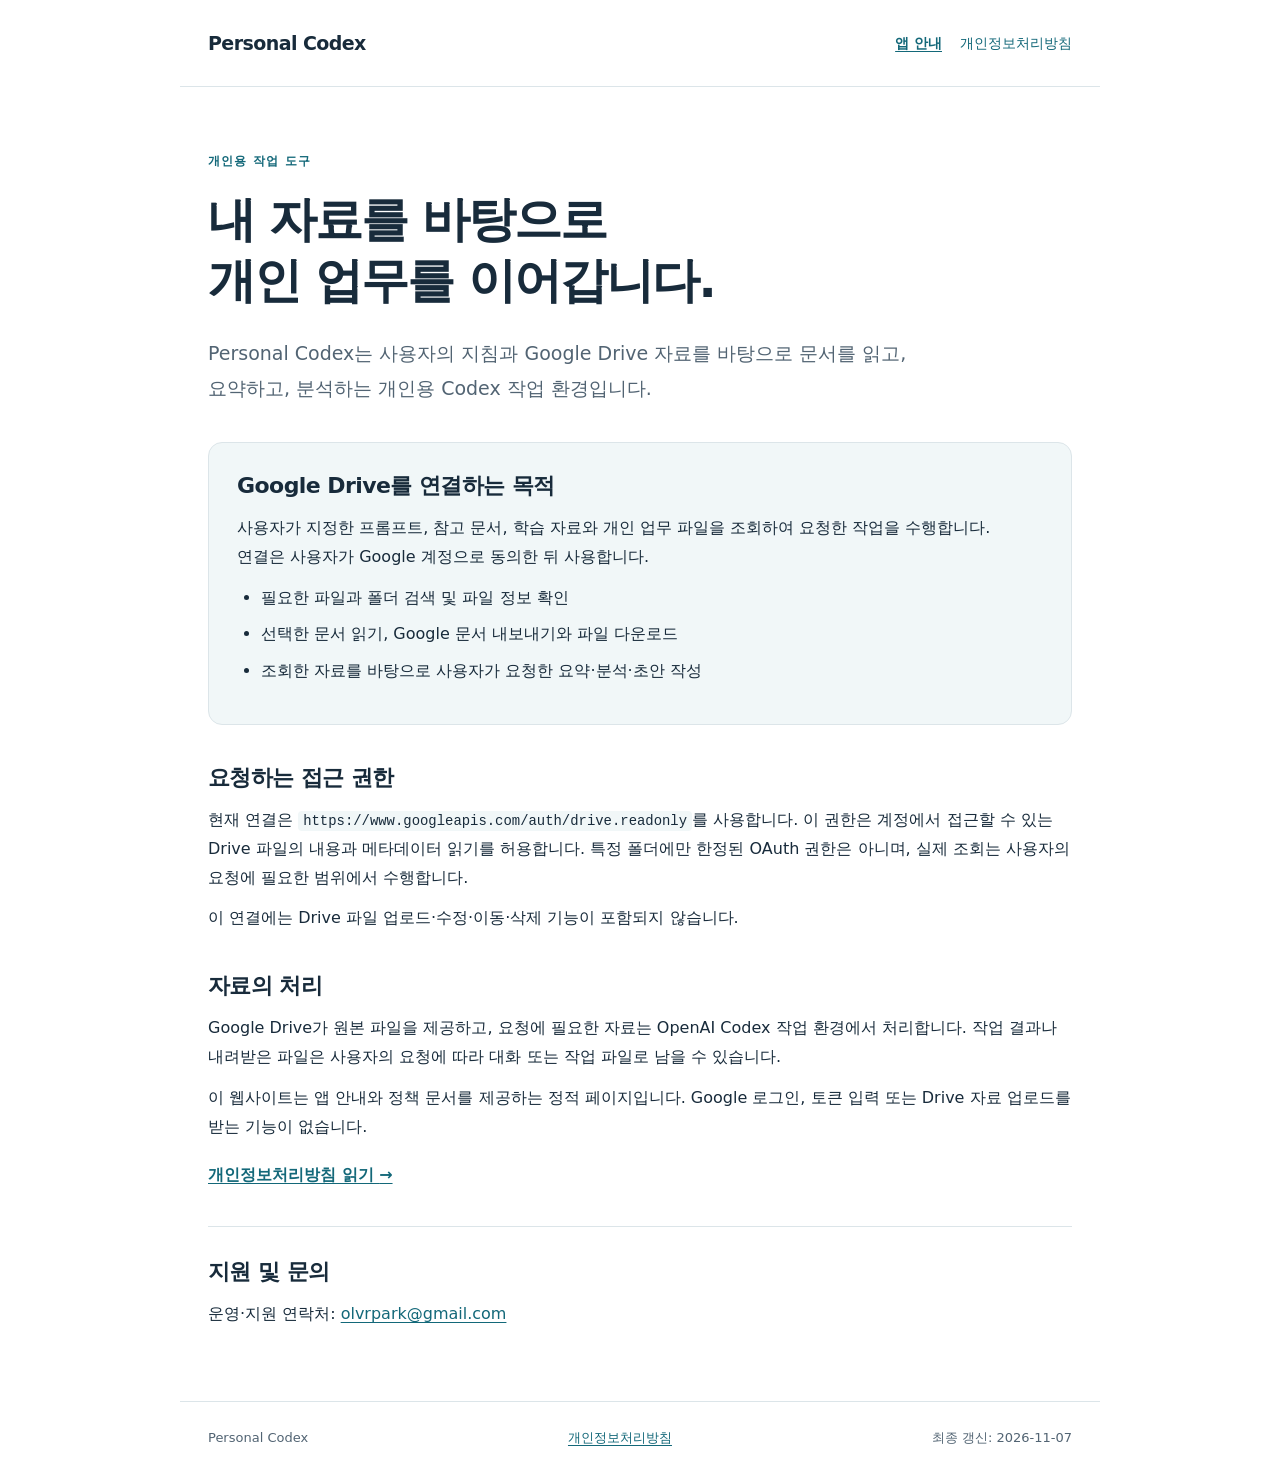
<file: index.html>
<!doctype html>
<html lang="ko">
<head>
  <meta charset="utf-8">
  <meta name="viewport" content="width=device-width, initial-scale=1">
  <meta name="description" content="Personal Codex의 개인용 Google Drive 연결 안내와 개인정보처리방침">
  <title>Personal Codex · 앱 안내</title>
  <link rel="stylesheet" href="styles.css">
</head>
<body>
  <header class="site-header">
    <a class="brand" href="./">Personal Codex</a>
    <nav aria-label="주요 메뉴"><a href="./" aria-current="page">앱 안내</a><a href="privacy.html">개인정보처리방침</a></nav>
  </header>
  <main>
    <p class="eyebrow">개인용 작업 도구</p>
    <h1>내 자료를 바탕으로<br>개인 업무를 이어갑니다.</h1>
    <p class="lead">Personal Codex는 사용자의 지침과 Google Drive 자료를 바탕으로 문서를 읽고, 요약하고, 분석하는 개인용 Codex 작업 환경입니다.</p>
    <section class="panel" aria-labelledby="purpose">
      <h2 id="purpose">Google Drive를 연결하는 목적</h2>
      <p>사용자가 지정한 프롬프트, 참고 문서, 학습 자료와 개인 업무 파일을 조회하여 요청한 작업을 수행합니다. 연결은 사용자가 Google 계정으로 동의한 뒤 사용합니다.</p>
      <ul>
        <li>필요한 파일과 폴더 검색 및 파일 정보 확인</li>
        <li>선택한 문서 읽기, Google 문서 내보내기와 파일 다운로드</li>
        <li>조회한 자료를 바탕으로 사용자가 요청한 요약·분석·초안 작성</li>
      </ul>
    </section>
    <section aria-labelledby="access">
      <h2 id="access">요청하는 접근 권한</h2>
      <p>현재 연결은 <code>https://www.googleapis.com/auth/drive.readonly</code>를 사용합니다. 이 권한은 계정에서 접근할 수 있는 Drive 파일의 내용과 메타데이터 읽기를 허용합니다. 특정 폴더에만 한정된 OAuth 권한은 아니며, 실제 조회는 사용자의 요청에 필요한 범위에서 수행합니다.</p>
      <p>이 연결에는 Drive 파일 업로드·수정·이동·삭제 기능이 포함되지 않습니다.</p>
    </section>
    <section aria-labelledby="handling">
      <h2 id="handling">자료의 처리</h2>
      <p>Google Drive가 원본 파일을 제공하고, 요청에 필요한 자료는 OpenAI Codex 작업 환경에서 처리합니다. 작업 결과나 내려받은 파일은 사용자의 요청에 따라 대화 또는 작업 파일로 남을 수 있습니다.</p>
      <p>이 웹사이트는 앱 안내와 정책 문서를 제공하는 정적 페이지입니다. Google 로그인, 토큰 입력 또는 Drive 자료 업로드를 받는 기능이 없습니다.</p>
      <a class="text-link" href="privacy.html">개인정보처리방침 읽기 <span aria-hidden="true">→</span></a>
    </section>
    <section class="contact" aria-labelledby="contact">
      <h2 id="contact">지원 및 문의</h2>
      <p>운영·지원 연락처: <a href="mailto:olvrpark@gmail.com">olvrpark@gmail.com</a></p>
    </section>
  </main>
  <footer><span>Personal Codex</span><a href="privacy.html">개인정보처리방침</a><span>최종 갱신: 2026-11-07</span></footer>
</body>
</html>
</file>
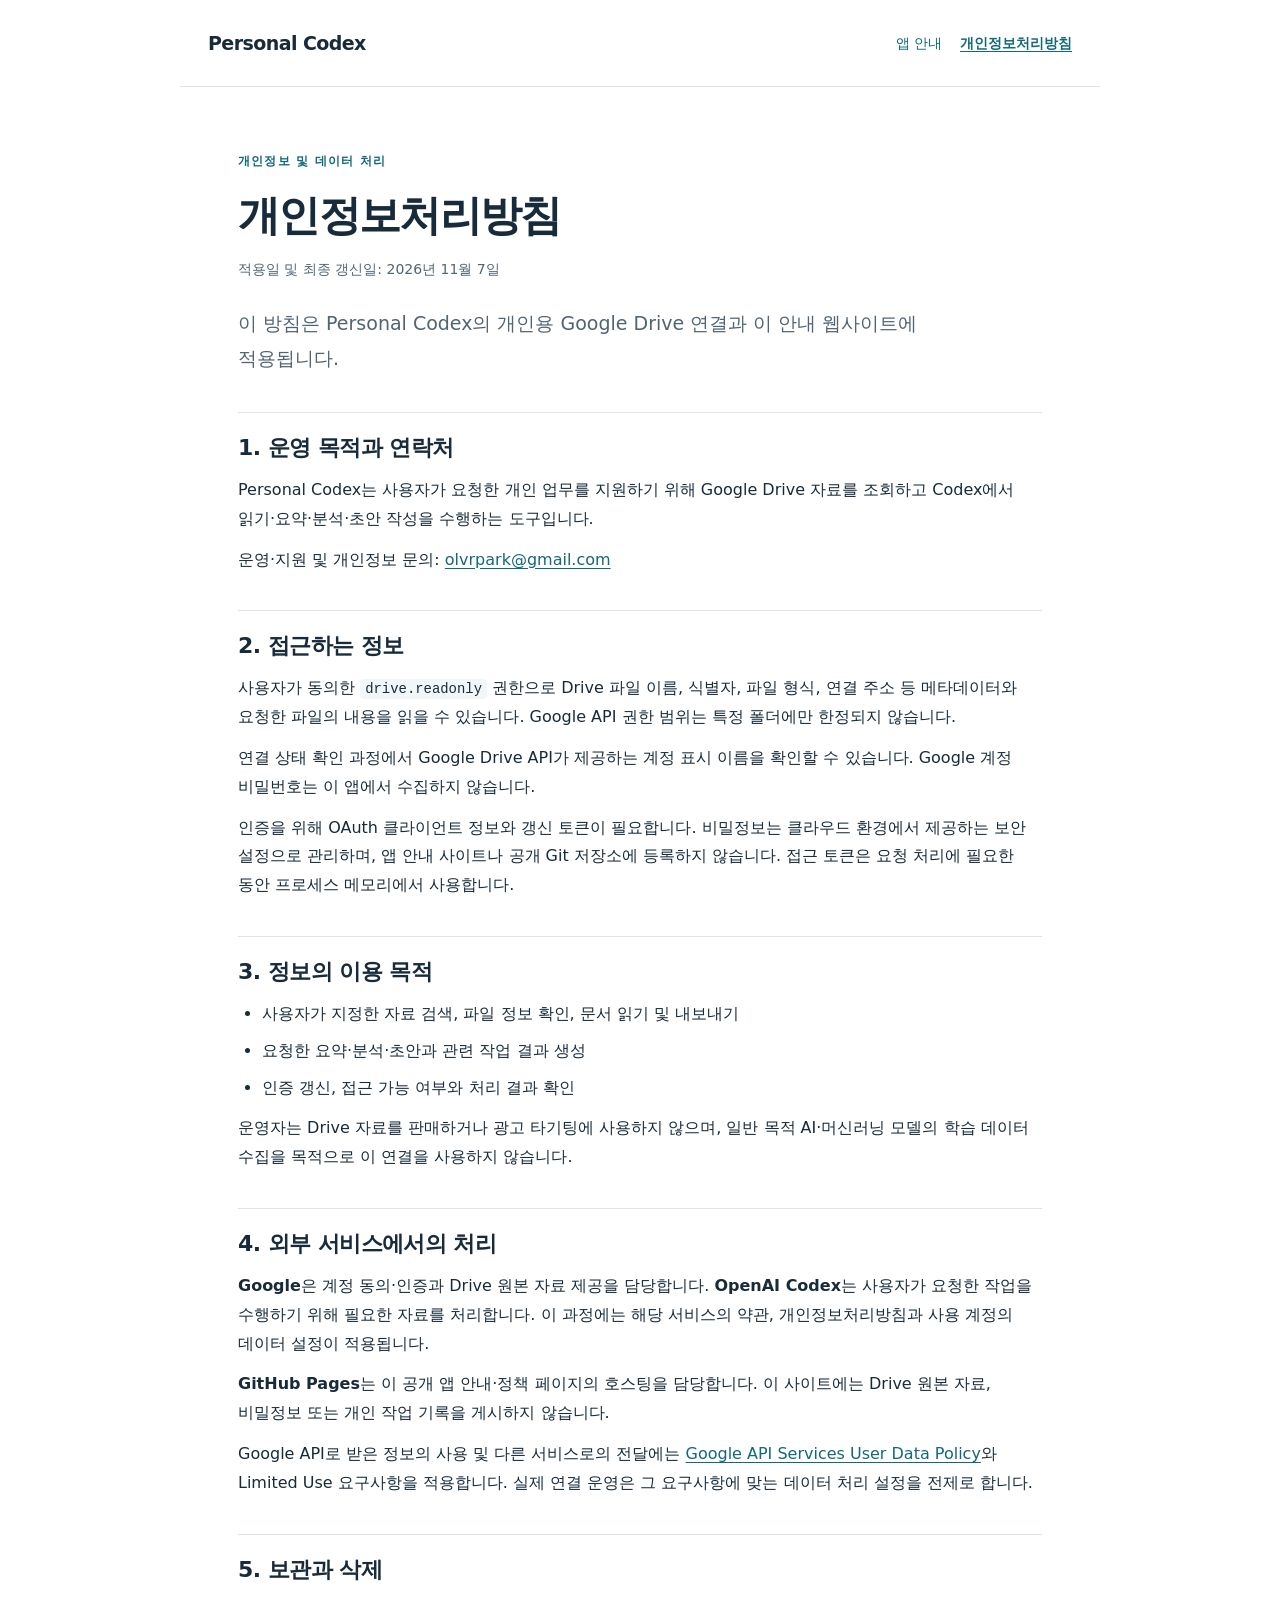
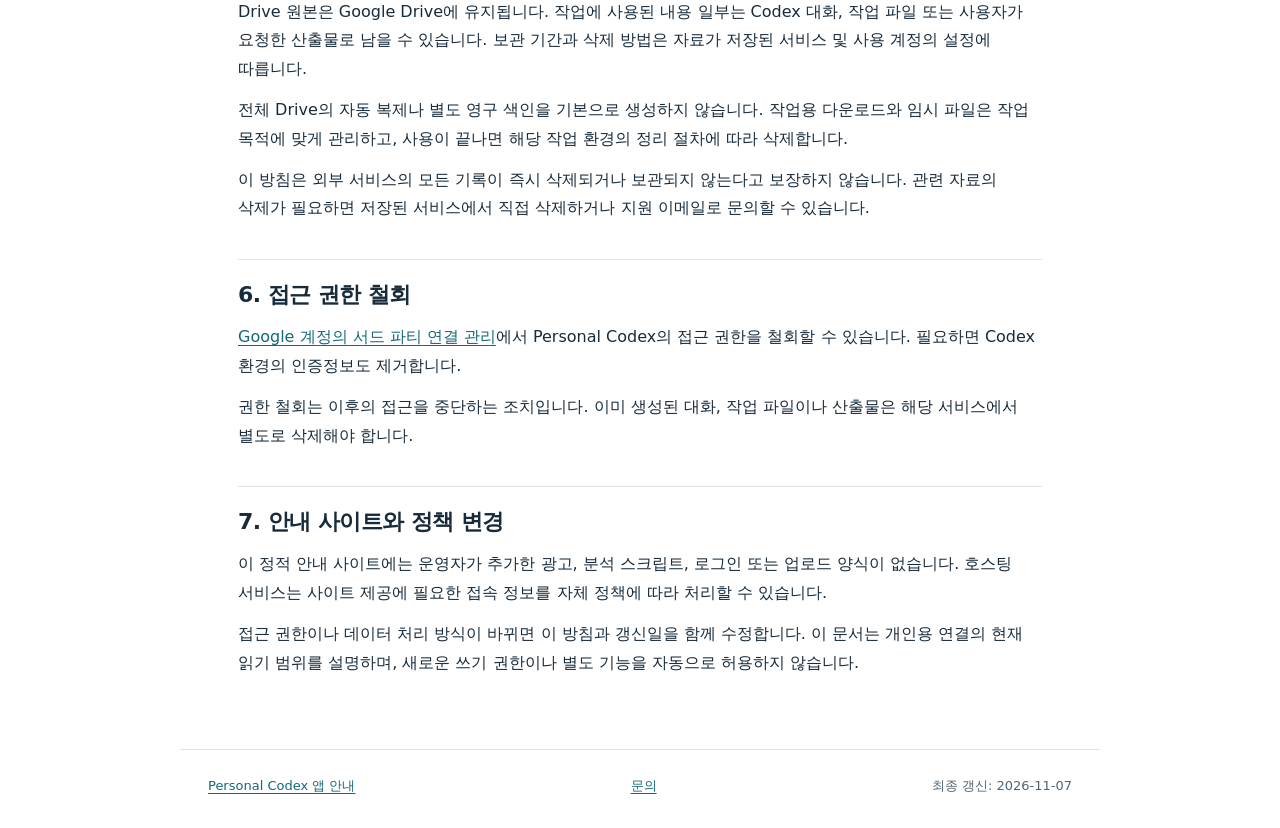
<file: privacy.html>
<!doctype html>
<html lang="ko">
<head>
  <meta charset="utf-8">
  <meta name="viewport" content="width=device-width, initial-scale=1">
  <meta name="description" content="Personal Codex의 Google Drive 데이터 접근, 이용, 보관 및 접근 철회 안내">
  <title>개인정보처리방침 · Personal Codex</title>
  <link rel="stylesheet" href="styles.css">
</head>
<body>
  <header class="site-header">
    <a class="brand" href="./">Personal Codex</a>
    <nav aria-label="주요 메뉴"><a href="./">앱 안내</a><a href="privacy.html" aria-current="page">개인정보처리방침</a></nav>
  </header>
  <main class="policy">
    <p class="eyebrow">개인정보 및 데이터 처리</p>
    <h1>개인정보처리방침</h1>
    <p class="updated">적용일 및 최종 갱신일: 2026년 11월 7일</p>
    <p class="lead">이 방침은 Personal Codex의 개인용 Google Drive 연결과 이 안내 웹사이트에 적용됩니다.</p>
    <section>
      <h2>1. 운영 목적과 연락처</h2>
      <p>Personal Codex는 사용자가 요청한 개인 업무를 지원하기 위해 Google Drive 자료를 조회하고 Codex에서 읽기·요약·분석·초안 작성을 수행하는 도구입니다.</p>
      <p>운영·지원 및 개인정보 문의: <a href="mailto:olvrpark@gmail.com">olvrpark@gmail.com</a></p>
    </section>
    <section>
      <h2>2. 접근하는 정보</h2>
      <p>사용자가 동의한 <code>drive.readonly</code> 권한으로 Drive 파일 이름, 식별자, 파일 형식, 연결 주소 등 메타데이터와 요청한 파일의 내용을 읽을 수 있습니다. Google API 권한 범위는 특정 폴더에만 한정되지 않습니다.</p>
      <p>연결 상태 확인 과정에서 Google Drive API가 제공하는 계정 표시 이름을 확인할 수 있습니다. Google 계정 비밀번호는 이 앱에서 수집하지 않습니다.</p>
      <p>인증을 위해 OAuth 클라이언트 정보와 갱신 토큰이 필요합니다. 비밀정보는 클라우드 환경에서 제공하는 보안 설정으로 관리하며, 앱 안내 사이트나 공개 Git 저장소에 등록하지 않습니다. 접근 토큰은 요청 처리에 필요한 동안 프로세스 메모리에서 사용합니다.</p>
    </section>
    <section>
      <h2>3. 정보의 이용 목적</h2>
      <ul>
        <li>사용자가 지정한 자료 검색, 파일 정보 확인, 문서 읽기 및 내보내기</li>
        <li>요청한 요약·분석·초안과 관련 작업 결과 생성</li>
        <li>인증 갱신, 접근 가능 여부와 처리 결과 확인</li>
      </ul>
      <p>운영자는 Drive 자료를 판매하거나 광고 타기팅에 사용하지 않으며, 일반 목적 AI·머신러닝 모델의 학습 데이터 수집을 목적으로 이 연결을 사용하지 않습니다.</p>
    </section>
    <section>
      <h2>4. 외부 서비스에서의 처리</h2>
      <p><strong>Google</strong>은 계정 동의·인증과 Drive 원본 자료 제공을 담당합니다. <strong>OpenAI Codex</strong>는 사용자가 요청한 작업을 수행하기 위해 필요한 자료를 처리합니다. 이 과정에는 해당 서비스의 약관, 개인정보처리방침과 사용 계정의 데이터 설정이 적용됩니다.</p>
      <p><strong>GitHub Pages</strong>는 이 공개 앱 안내·정책 페이지의 호스팅을 담당합니다. 이 사이트에는 Drive 원본 자료, 비밀정보 또는 개인 작업 기록을 게시하지 않습니다.</p>
      <p>Google API로 받은 정보의 사용 및 다른 서비스로의 전달에는 <a href="https://developers.google.com/terms/api-services-user-data-policy">Google API Services User Data Policy</a>와 Limited Use 요구사항을 적용합니다. 실제 연결 운영은 그 요구사항에 맞는 데이터 처리 설정을 전제로 합니다.</p>
    </section>
    <section>
      <h2>5. 보관과 삭제</h2>
      <p>Drive 원본은 Google Drive에 유지됩니다. 작업에 사용된 내용 일부는 Codex 대화, 작업 파일 또는 사용자가 요청한 산출물로 남을 수 있습니다. 보관 기간과 삭제 방법은 자료가 저장된 서비스 및 사용 계정의 설정에 따릅니다.</p>
      <p>전체 Drive의 자동 복제나 별도 영구 색인을 기본으로 생성하지 않습니다. 작업용 다운로드와 임시 파일은 작업 목적에 맞게 관리하고, 사용이 끝나면 해당 작업 환경의 정리 절차에 따라 삭제합니다.</p>
      <p>이 방침은 외부 서비스의 모든 기록이 즉시 삭제되거나 보관되지 않는다고 보장하지 않습니다. 관련 자료의 삭제가 필요하면 저장된 서비스에서 직접 삭제하거나 지원 이메일로 문의할 수 있습니다.</p>
    </section>
    <section>
      <h2>6. 접근 권한 철회</h2>
      <p><a href="https://myaccount.google.com/connections">Google 계정의 서드 파티 연결 관리</a>에서 Personal Codex의 접근 권한을 철회할 수 있습니다. 필요하면 Codex 환경의 인증정보도 제거합니다.</p>
      <p>권한 철회는 이후의 접근을 중단하는 조치입니다. 이미 생성된 대화, 작업 파일이나 산출물은 해당 서비스에서 별도로 삭제해야 합니다.</p>
    </section>
    <section>
      <h2>7. 안내 사이트와 정책 변경</h2>
      <p>이 정적 안내 사이트에는 운영자가 추가한 광고, 분석 스크립트, 로그인 또는 업로드 양식이 없습니다. 호스팅 서비스는 사이트 제공에 필요한 접속 정보를 자체 정책에 따라 처리할 수 있습니다.</p>
      <p>접근 권한이나 데이터 처리 방식이 바뀌면 이 방침과 갱신일을 함께 수정합니다. 이 문서는 개인용 연결의 현재 읽기 범위를 설명하며, 새로운 쓰기 권한이나 별도 기능을 자동으로 허용하지 않습니다.</p>
    </section>
  </main>
  <footer><a href="./">Personal Codex 앱 안내</a><a href="mailto:olvrpark@gmail.com">문의</a><span>최종 갱신: 2026-11-07</span></footer>
</body>
</html>
</file>
<file: styles.css>
:root{color-scheme:light;--ink:#182b3b;--muted:#526473;--line:#dce5e9;--accent:#136879;--surface:#f1f7f8}
*{box-sizing:border-box}
html{background:#fff;scroll-behavior:smooth}
body{margin:0;color:var(--ink);font:16px/1.8 system-ui,-apple-system,"Segoe UI","Noto Sans KR",sans-serif;word-break:keep-all;overflow-wrap:anywhere}
a{color:var(--accent);text-underline-offset:.2em}
a:hover{text-decoration-thickness:2px}
a:focus-visible{outline:3px solid #e4a32c;outline-offset:5px;border-radius:3px}
.site-header,main,footer{max-width:920px;margin:auto;padding-right:28px;padding-left:28px}
.site-header{display:flex;justify-content:space-between;align-items:center;gap:20px;padding-top:26px;padding-bottom:26px;border-bottom:1px solid var(--line)}
.brand{font-size:19px;font-weight:750;letter-spacing:-.03em;color:var(--ink);text-decoration:none}
nav{display:flex;flex-wrap:wrap;gap:18px;font-size:14px}
nav a{text-decoration:none}
nav a[aria-current=page]{font-weight:700;text-decoration:underline}
main{padding-top:64px;padding-bottom:36px}
.eyebrow{text-transform:uppercase;letter-spacing:.1em;font-size:12px;font-weight:750;color:var(--accent);margin:0 0 16px}
h1{font-size:clamp(30px,5vw,48px);line-height:1.28;letter-spacing:-.04em;margin:0 0 24px;font-weight:760}
.lead{font-size:19px;line-height:1.85;color:var(--muted);max-width:720px;margin:0 0 36px}
section{margin:36px 0}
h2{font-size:22px;line-height:1.5;letter-spacing:-.025em;margin:0 0 12px}
p{margin:12px 0}
ul{padding-left:24px;margin:12px 0}
li+li{margin-top:8px}
.panel{padding:26px 28px;background:var(--surface);border:1px solid var(--line);border-radius:14px}
code{font-family:ui-monospace,"SFMono-Regular",Consolas,monospace;font-size:.87em;padding:2px 5px;background:var(--surface);border-radius:4px;word-break:break-word}
.text-link{display:inline-block;margin-top:8px;font-weight:650}
.contact{padding-top:28px;border-top:1px solid var(--line)}
.updated{font-size:14px;color:var(--muted);margin:-10px 0 24px}
.policy{max-width:860px}
.policy h1{font-size:clamp(30px,5vw,42px)}
.policy section{padding-top:18px;border-top:1px solid var(--line)}
footer{display:flex;flex-wrap:wrap;gap:12px 22px;justify-content:space-between;border-top:1px solid var(--line);padding-top:24px;padding-bottom:30px;color:var(--muted);font-size:13px}
@media(max-width:540px){.site-header,main,footer{padding-right:20px;padding-left:20px}.site-header{align-items:flex-start;flex-direction:column;gap:10px}main{padding-top:40px}.panel{padding:20px}.lead{font-size:17px}nav{gap:18px}h2{font-size:20px}}
@media(prefers-reduced-motion:reduce){html{scroll-behavior:auto}}
</file>
